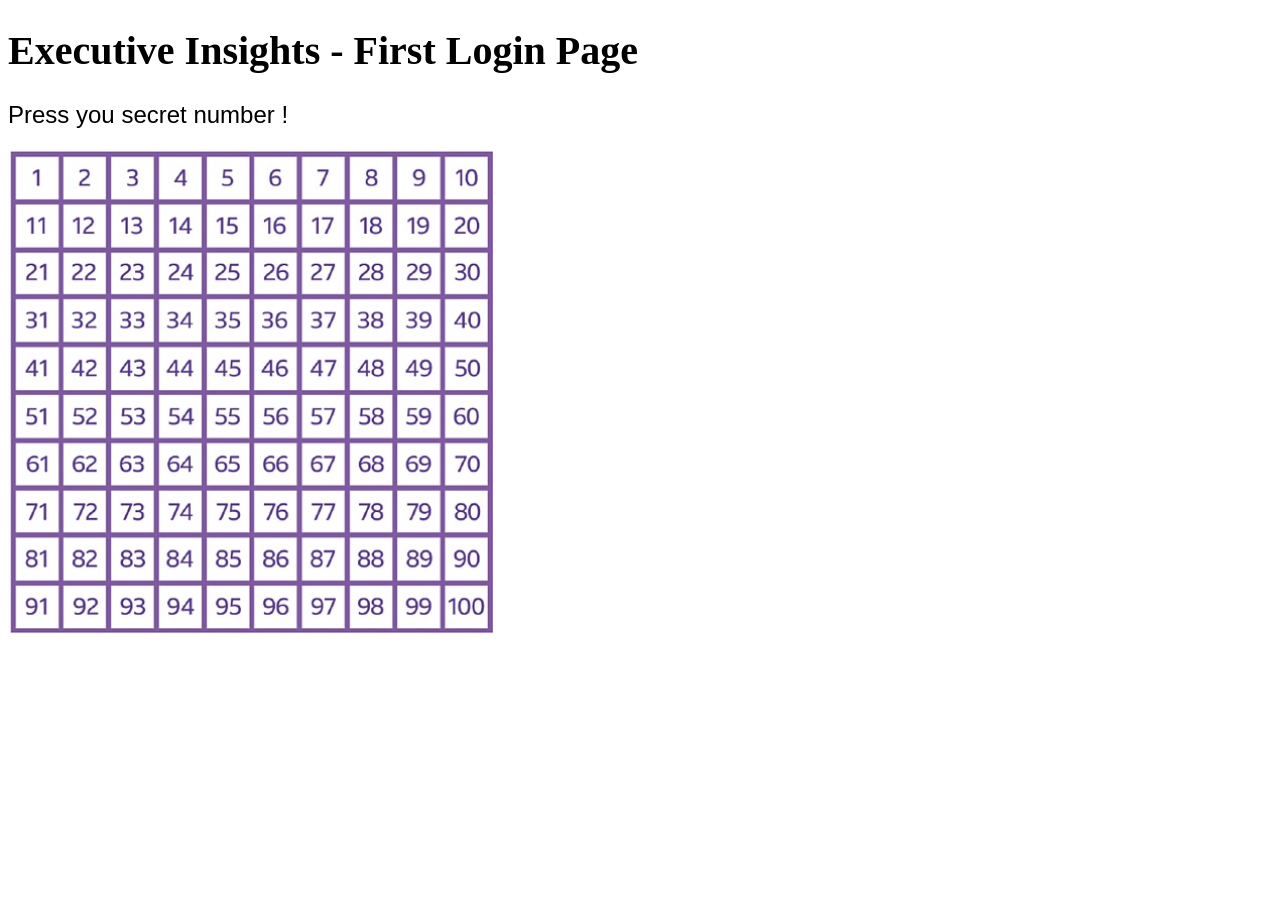
<file: public/html/graphic.html>
<!DOCTYPE html> 
<head>
	<meta http-equiv="Content-type" content="text/html;charset=utf-8" />

	<script type="text/javascript"></script>
	<script src="../js/graphic.js"></script>
	
	<title>HTML/JS Example</title>
</head>



<body>
	
	
	
	

	<h1 style="font-size: 40px;">Executive Insights - First Login Page</h1>
	
	<div id = "text" style="font-size: 24px; font-family: Arial, sans-serif; margin-bottom: 20px;">
		Press you secret number !
	</div>
	
    <div id="box">
	      <img src="../imgs/plain.jpg" alt="Number Box" id="number_box" width="485" height="485">
		  <script>
		click_box();
	</script>
	</div>
	<!-- When the image is clicked, call the click_box function -->
	



	
	</body>
</html>
</file>
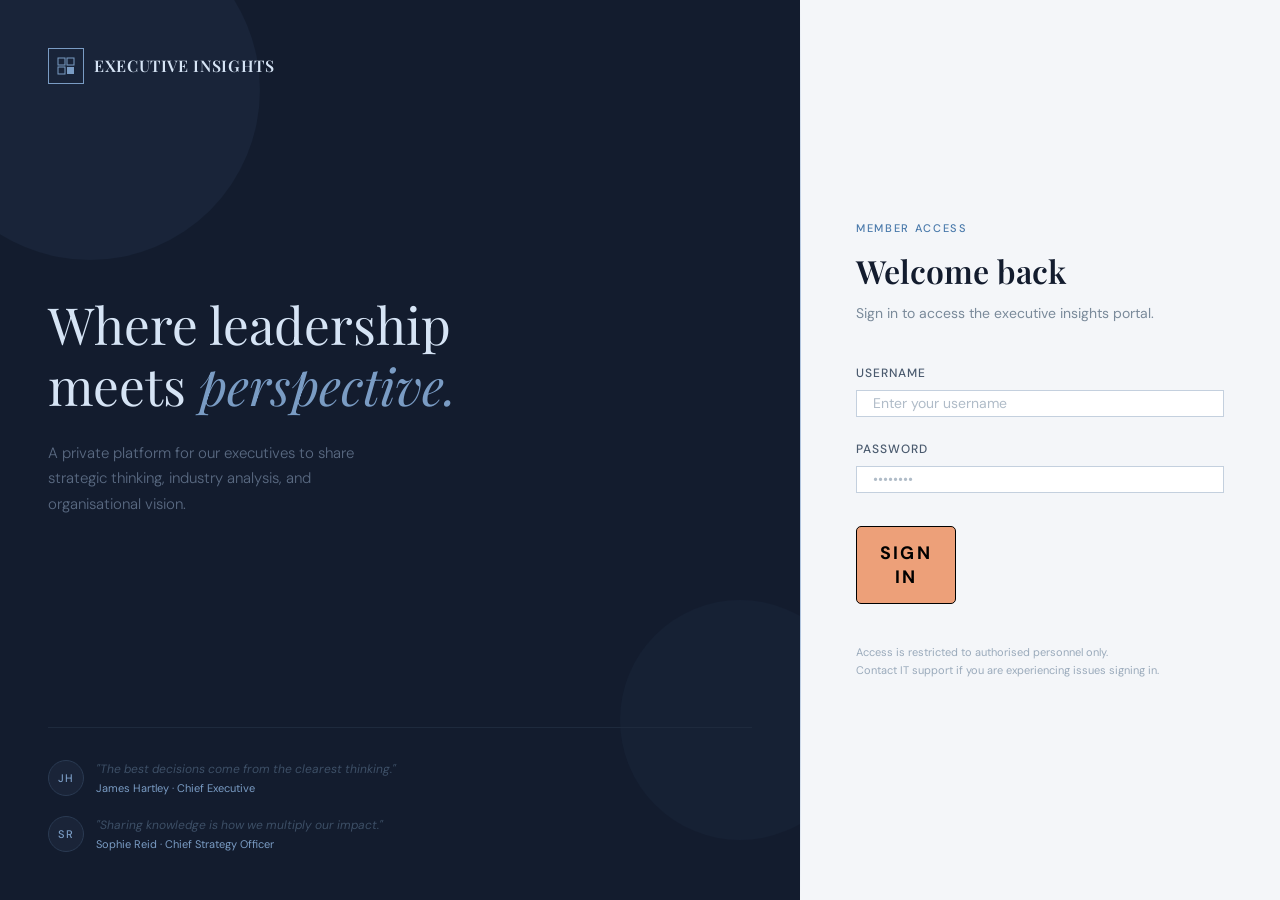
<file: public/html/login.html>
<!DOCTYPE html>
<html lang="en">
    <head>
        <title>Executive Insights — Login</title>
        <meta charset="utf-8">
        <meta name="viewport" content="width=device-width, initial-scale=1.0">
        <link rel="icon" type="image/x-icon" href="../imgs/foodie.ico">
        <link rel="stylesheet" href="../css/style.css">
        <link href="https://fonts.googleapis.com/css2?family=Playfair+Display:wght@400;600&family=DM+Sans:wght@300;400;500&display=swap" rel="stylesheet">
        <script src="../js/login.js" defer></script>
        <style>
            *, *::before, *::after { box-sizing: border-box; margin: 0; padding: 0; }

            body {
                min-height: 100vh;
                font-family: 'DM Sans', sans-serif;
                background-color: #131c2e;
                display: flex;
                align-items: stretch;
            }

            /* ── Left panel ── */
            .left-panel {
                flex: 1;
                background-color: #131c2e;
                display: flex;
                flex-direction: column;
                justify-content: space-between;
                padding: 3rem;
                position: relative;
                overflow: hidden;
            }

            .left-panel::before {
                content: '';
                position: absolute;
                top: -80px; left: -80px;
                width: 340px; height: 340px;
                border-radius: 50%;
                background: rgba(100, 140, 200, 0.07);
            }

            .left-panel::after {
                content: '';
                position: absolute;
                bottom: 60px; right: -60px;
                width: 240px; height: 240px;
                border-radius: 50%;
                background: rgba(100, 140, 200, 0.04);
            }

            .brand {
                display: flex;
                align-items: center;
                gap: 10px;
                z-index: 1;
            }

            .brand-icon {
                width: 36px; height: 36px;
                border: 1px solid #7a9cc4;
                display: flex;
                align-items: center;
                justify-content: center;
            }

            .brand-name {
                font-family: 'Playfair Display', serif;
                font-size: 16px;
                font-weight: 600;
                color: #d6e4f5;
                letter-spacing: 0.04em;
                text-transform: uppercase;
            }

            .left-content { z-index: 1; }

            .left-content h1 {
                font-family: 'Playfair Display', serif;
                font-size: clamp(2rem, 4vw, 3.2rem);
                font-weight: 400;
                color: #d6e4f5;
                line-height: 1.2;
                margin-bottom: 1.5rem;
            }

            .left-content h1 em {
                font-style: italic;
                color: #7a9cc4;
            }

            .left-content p {
                font-size: 15px;
                font-weight: 300;
                color: #5a6a82;
                line-height: 1.7;
                max-width: 340px;
            }

            .quotes-strip {
                z-index: 1;
                border-top: 1px solid #1e2a3d;
                padding-top: 2rem;
                display: flex;
                flex-direction: column;
                gap: 1.2rem;
            }

            .quote-item {
                display: flex;
                align-items: center;
                gap: 12px;
            }

            .quote-avatar {
                width: 36px; height: 36px;
                border-radius: 50%;
                background: #1a2438;
                border: 1px solid #2a3a52;
                display: flex;
                align-items: center;
                justify-content: center;
                font-size: 11px;
                font-weight: 500;
                color: #7a9cc4;
                flex-shrink: 0;
                letter-spacing: 0.05em;
            }

            .quote-text {
                font-size: 12px;
                color: #3d4f66;
                font-style: italic;
                line-height: 1.5;
            }

            .quote-author {
                font-size: 11px;
                color: #7a9cc4;
                margin-top: 2px;
            }

            /* ── Right panel ── */
            .right-panel {
                width: 480px;
                background-color: #f4f6f9;
                display: flex;
                flex-direction: column;
                justify-content: center;
                padding: 4rem 3.5rem;
                position: relative;
            }

            .right-panel::before {
                content: '';
                position: absolute;
                top: 0; left: 0;
                width: 1px; height: 100%;
                background: linear-gradient(to bottom, transparent, #b0c4de 30%, #b0c4de 70%, transparent);
            }

            .login-label {
                font-size: 11px;
                font-weight: 500;
                letter-spacing: 0.15em;
                text-transform: uppercase;
                color: #4a7aab;
                margin-bottom: 0.6rem;
            }

            .login-title {
                font-family: 'Playfair Display', serif;
                font-size: 2rem;
                font-weight: 600;
                color: #131c2e;
                margin-bottom: 0.5rem;
            }

            .login-sub {
                font-size: 14px;
                color: #7a8a9a;
                margin-bottom: 2.5rem;
                line-height: 1.5;
            }

            /* ── Error message ── */
            .error-msg {
                background: #eef2f8;
                border: 1px solid #b0c4de;
                color: #2a4a6e;
                font-size: 13px;
                padding: 0.7rem 1rem;
                margin-bottom: 1.2rem;
                display: none;
            }

            .error-msg.visible { display: block; }

            /* ── Form fields ── */
            .field { margin-bottom: 1.4rem; }

            .field label {
                display: block;
                font-size: 12px;
                font-weight: 500;
                letter-spacing: 0.08em;
                text-transform: uppercase;
                color: #4a5a6e;
                margin-bottom: 0.5rem;
            }

            .field input {
                width: 100%;
                padding: 0.8rem 1rem;
                font-family: 'DM Sans', sans-serif;
                font-size: 14px;
                color: #131c2e;
                background: #fff;
                border: 1px solid #c4d0de;
                outline: none;
                transition: border-color 0.2s;
                border-radius: 0;
            }

            .field input:focus { border-color: #4a7aab; }
            .field input::placeholder { color: #b0bcc8; }

            /* ── Submit button ── */
            .submit-btn {
                width: 100%;
                padding: 0.9rem;
                font-family: 'DM Sans', sans-serif;
                font-size: 13px;
                font-weight: 500;
                letter-spacing: 0.12em;
                text-transform: uppercase;
                color: #f4f6f9;
                background: #131c2e;
                border: none;
                cursor: pointer;
                transition: background 0.2s;
                margin-top: 0.4rem;
            }

            .submit-btn:hover { background: #4a7aab; }

            .footer-note {
                margin-top: 2.5rem;
                font-size: 11px;
                color: #9aaabb;
                line-height: 1.6;
            }

            /* ── Responsive ── */
            @media (max-width: 760px) {
                .left-panel { display: none; }
                .right-panel { width: 100%; padding: 3rem 2rem; }
                .right-panel::before { display: none; }
            }
        </style>
    </head>
    <body>

        <!-- Left decorative panel -->
        <div class="left-panel">
            <div class="brand">
                <div class="brand-icon">
                    <svg width="18" height="18" viewBox="0 0 18 18" fill="none">
                        <rect x="1" y="1" width="7" height="7" stroke="#7a9cc4" stroke-width="1"/>
                        <rect x="10" y="1" width="7" height="7" stroke="#7a9cc4" stroke-width="1"/>
                        <rect x="1" y="10" width="7" height="7" stroke="#7a9cc4" stroke-width="1"/>
                        <rect x="10" y="10" width="7" height="7" fill="#7a9cc4"/>
                    </svg>
                </div>
                <span class="brand-name">Executive Insights</span>
            </div>

            <div class="left-content">
                <h1>Where leadership<br>meets <em>perspective.</em></h1>
                <p>A private platform for our executives to share strategic thinking, industry analysis, and organisational vision.</p>
            </div>

            <div class="quotes-strip">
                <div class="quote-item">
                    <div class="quote-avatar">JH</div>
                    <div>
                        <div class="quote-text">"The best decisions come from the clearest thinking."</div>
                        <div class="quote-author">James Hartley · Chief Executive</div>
                    </div>
                </div>
                <div class="quote-item">
                    <div class="quote-avatar">SR</div>
                    <div>
                        <div class="quote-text">"Sharing knowledge is how we multiply our impact."</div>
                        <div class="quote-author">Sophie Reid · Chief Strategy Officer</div>
                    </div>
                </div>
            </div>
        </div>

        <!-- Right login panel -->
        <div class="right-panel">
            <div class="login-label">Member access</div>
            <div class="login-title">Welcome back</div>
            <div class="login-sub">Sign in to access the executive insights portal.</div>

            <!-- Generic error — never reveals which field is wrong -->
            <div class="error-msg" id="error_msg" role="alert">
                Invalid username or password. Please try again.
            </div>

            <!--
                Security notes:
                - autocomplete="off" prevents browsers caching credentials
                - maxlength limits prevent oversized payload attacks
                - novalidate means validation is handled server-side only
                - name attributes kept identical to original for backend compatibility
            -->
            <form method="post" action="/" id="login_form" autocomplete="off" novalidate>

                <!-- CSRF token: uncomment when csrf protection is added to app.js -->
                <!-- <input type="hidden" name="_csrf" value="<%= csrfToken %>"> -->

                <div class="field">
                    <label for="username_input">Username</label>
                    <input
                        type="text"
                        id="username_input"
                        name="username_input"
                        placeholder="Enter your username"
                        maxlength="50"
                        required
                        spellcheck="false"
                        autocorrect="off"
                        autocapitalize="none"
                    >
                </div>

                <div class="field">
                    <label for="password_input">Password</label>
                    <input
                        type="password"
                        id="password_input"
                        name="password_input"
                        placeholder="••••••••"
                        maxlength="100"
                        required
                    >
                </div>

                <button type="submit" id="login_btn" class="submit-btn">Sign in</button>
            </form>

            <div class="footer-note">
                Access is restricted to authorised personnel only.<br>
                Contact IT support if you are experiencing issues signing in.
            </div>
        </div>

    </body>
</html>
</file>
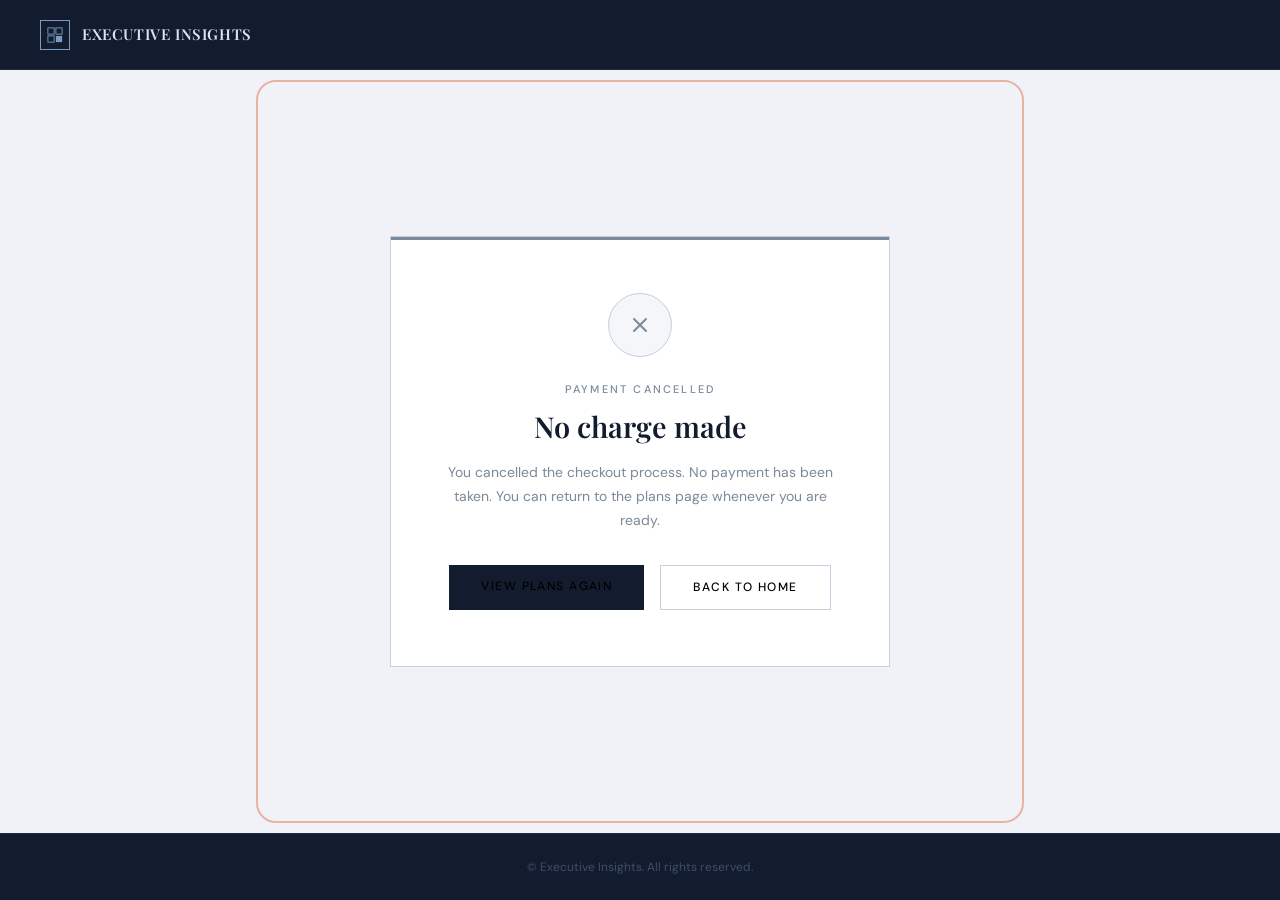
<file: public/html/payment_cancel.html>
<!DOCTYPE html>
<html lang="en">
    <head>
        <title>Executive Insights — Payment Cancelled</title>
        <meta charset="utf-8">
        <meta name="viewport" content="width=device-width, initial-scale=1.0">
        <link rel="icon" type="image/x-icon" href="../imgs/foodie.ico">
        <link rel="stylesheet" href="../css/style.css">
        <link href="https://fonts.googleapis.com/css2?family=Playfair+Display:wght@400;600&family=DM+Sans:wght@300;400;500&display=swap" rel="stylesheet">
        <style>
            *, *::before, *::after { box-sizing: border-box; margin: 0; padding: 0; }
            body { min-height: 100vh; font-family: 'DM Sans', sans-serif; background-color: #f0f2f7; color: #131c2e; display: flex; flex-direction: column; }
            header { background-color: #131c2e; padding: 0 2.5rem; height: 70px; display: flex; align-items: center; justify-content: space-between; border-bottom: 1px solid #1e2a3d; }
            .header-left { display: flex; align-items: center; gap: 12px; text-decoration: none; }
            .brand-icon { width: 30px; height: 30px; border: 1px solid #7a9cc4; display: flex; align-items: center; justify-content: center; }
            .brand-name { font-family: 'Playfair Display', serif; font-size: 15px; font-weight: 600; color: #d6e4f5; letter-spacing: 0.04em; text-transform: uppercase; text-decoration: none; }
            main { flex: 1; display: flex; align-items: center; justify-content: center; padding: 4rem 2rem; }
            .card { background: #fff; border: 1px solid #c4d0de; max-width: 500px; width: 100%; text-align: center; padding: 3.5rem 3rem; position: relative; overflow: hidden; }
            .card::before { content: ''; position: absolute; top: 0; left: 0; width: 100%; height: 3px; background: #7a8a9a; }
            .icon-circle { width: 64px; height: 64px; border-radius: 50%; background: #f4f6f9; border: 1px solid #c4d0de; display: flex; align-items: center; justify-content: center; margin: 0 auto 1.5rem; }
            .card-label { font-size: 11px; font-weight: 500; letter-spacing: 0.2em; text-transform: uppercase; color: #7a8a9a; margin-bottom: 0.5rem; }
            .card-title { font-family: 'Playfair Display', serif; font-size: 1.8rem; font-weight: 600; color: #131c2e; margin-bottom: 0.8rem; }
            .card-desc { font-size: 14px; color: #7a8a9a; line-height: 1.7; margin-bottom: 2rem; }
            .btn-row { display: flex; gap: 1rem; justify-content: center; flex-wrap: wrap; }
            .btn { display: inline-block; padding: 0.8rem 2rem; font-family: 'DM Sans', sans-serif; font-size: 12px; font-weight: 500; letter-spacing: 0.12em; text-transform: uppercase; text-decoration: none; transition: background 0.2s; }
            .btn-primary { color: #f0f2f7; background: #131c2e; }
            .btn-primary:hover { background: #4a7aab; }
            .btn-secondary { color: #131c2e; background: transparent; border: 1px solid #c4d0de; }
            .btn-secondary:hover { background: #f0f2f7; }
            footer { background-color: #131c2e; border-top: 1px solid #1e2a3d; padding: 1.5rem 2.5rem; text-align: center; font-size: 12px; color: #3d4f66; }
        </style>
    </head>
    <body>
        <header>
            <a class="header-left" href="../html/index.html">
                <div class="brand-icon">
                    <svg width="16" height="16" viewBox="0 0 18 18" fill="none">
                        <rect x="1" y="1" width="7" height="7" stroke="#7a9cc4" stroke-width="1"/>
                        <rect x="10" y="1" width="7" height="7" stroke="#7a9cc4" stroke-width="1"/>
                        <rect x="1" y="10" width="7" height="7" stroke="#7a9cc4" stroke-width="1"/>
                        <rect x="10" y="10" width="7" height="7" fill="#7a9cc4"/>
                    </svg>
                </div>
                <span class="brand-name">Executive Insights</span>
            </a>
        </header>

        <main>
            <div class="card">
                <div class="icon-circle">
                    <svg width="28" height="28" viewBox="0 0 28 28" fill="none">
                        <path d="M8 8l12 12M20 8L8 20" stroke="#7a8a9a" stroke-width="2" stroke-linecap="round"/>
                    </svg>
                </div>
                <div class="card-label">Payment cancelled</div>
                <div class="card-title">No charge made</div>
                <p class="card-desc">You cancelled the checkout process. No payment has been taken. You can return to the plans page whenever you are ready.</p>
                <div class="btn-row">
                    <a class="btn btn-primary" href="/payment">View plans again</a>
                    <a class="btn btn-secondary" href="../html/index.html">Back to home</a>
                </div>
            </div>
        </main>

        <footer>&copy; Executive Insights. All rights reserved.</footer>
    </body>
</html>
</file>
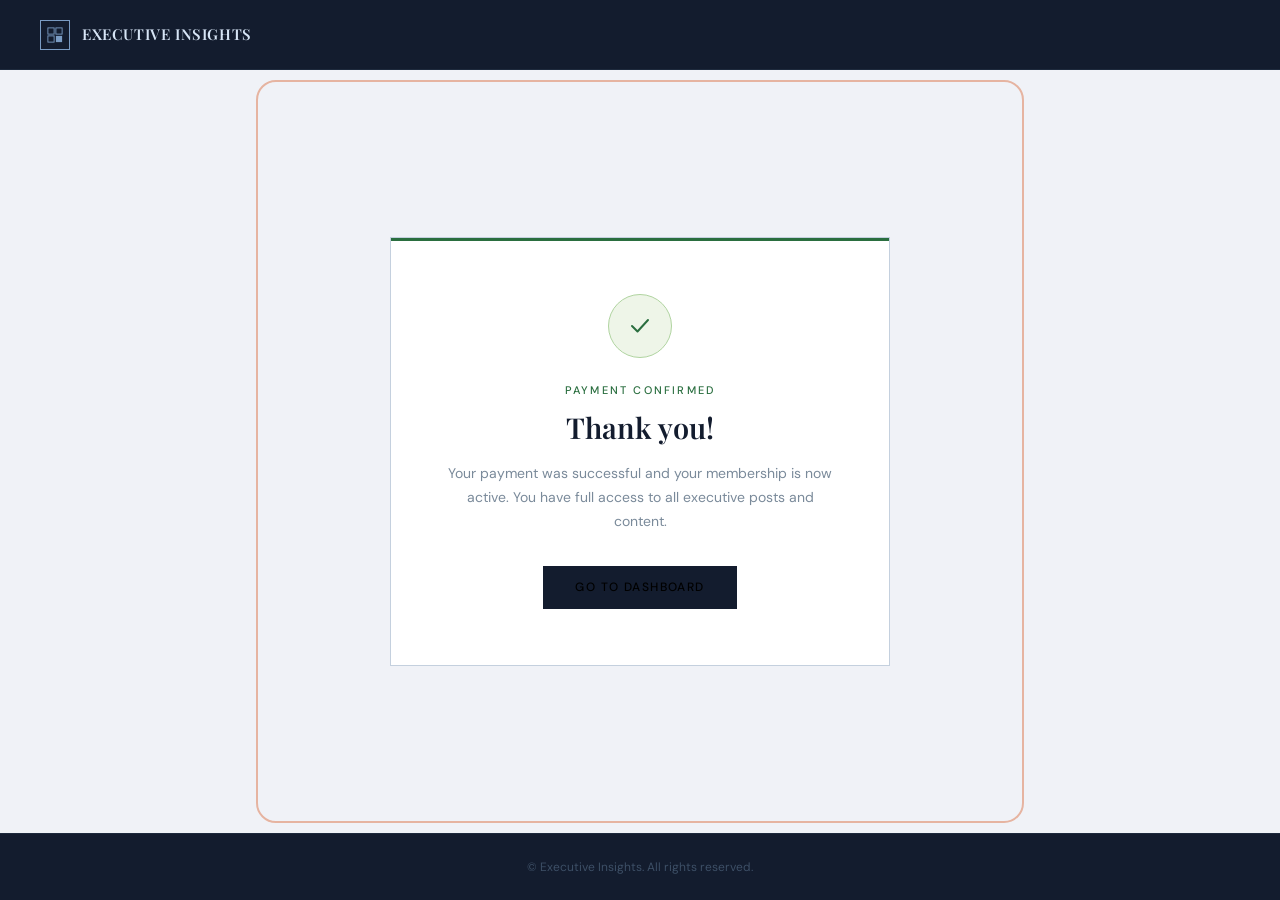
<file: public/html/payment_success.html>
<!DOCTYPE html>
<html lang="en">
    <head>
        <title>Executive Insights — Payment Successful</title>
        <meta charset="utf-8">
        <meta name="viewport" content="width=device-width, initial-scale=1.0">
        <link rel="icon" type="image/x-icon" href="../imgs/foodie.ico">
        <link rel="stylesheet" href="../css/style.css">
        <link href="https://fonts.googleapis.com/css2?family=Playfair+Display:wght@400;600&family=DM+Sans:wght@300;400;500&display=swap" rel="stylesheet">
        <style>
            *, *::before, *::after { box-sizing: border-box; margin: 0; padding: 0; }
            body { min-height: 100vh; font-family: 'DM Sans', sans-serif; background-color: #f0f2f7; color: #131c2e; display: flex; flex-direction: column; }
            header { background-color: #131c2e; padding: 0 2.5rem; height: 70px; display: flex; align-items: center; justify-content: space-between; border-bottom: 1px solid #1e2a3d; }
            .header-left { display: flex; align-items: center; gap: 12px; text-decoration: none; }
            .brand-icon { width: 30px; height: 30px; border: 1px solid #7a9cc4; display: flex; align-items: center; justify-content: center; }
            .brand-name { font-family: 'Playfair Display', serif; font-size: 15px; font-weight: 600; color: #d6e4f5; letter-spacing: 0.04em; text-transform: uppercase; text-decoration: none; }
            main { flex: 1; display: flex; align-items: center; justify-content: center; padding: 4rem 2rem; }
            .card { background: #fff; border: 1px solid #c4d0de; max-width: 500px; width: 100%; text-align: center; padding: 3.5rem 3rem; position: relative; overflow: hidden; }
            .card::before { content: ''; position: absolute; top: 0; left: 0; width: 100%; height: 3px; background: #2a6e3f; }
            .icon-circle { width: 64px; height: 64px; border-radius: 50%; background: #eef5e8; border: 1px solid #b0d4a0; display: flex; align-items: center; justify-content: center; margin: 0 auto 1.5rem; }
            .card-label { font-size: 11px; font-weight: 500; letter-spacing: 0.2em; text-transform: uppercase; color: #2a6e3f; margin-bottom: 0.5rem; }
            .card-title { font-family: 'Playfair Display', serif; font-size: 1.8rem; font-weight: 600; color: #131c2e; margin-bottom: 0.8rem; }
            .card-desc { font-size: 14px; color: #7a8a9a; line-height: 1.7; margin-bottom: 2rem; }
            .btn { display: inline-block; padding: 0.8rem 2rem; font-family: 'DM Sans', sans-serif; font-size: 12px; font-weight: 500; letter-spacing: 0.12em; text-transform: uppercase; color: #f0f2f7; background: #131c2e; text-decoration: none; transition: background 0.2s; }
            .btn:hover { background: #4a7aab; }
            footer { background-color: #131c2e; border-top: 1px solid #1e2a3d; padding: 1.5rem 2.5rem; text-align: center; font-size: 12px; color: #3d4f66; }
        </style>
    </head>
    <body>
        <header>
            <a class="header-left" href="../html/index.html">
                <div class="brand-icon">
                    <svg width="16" height="16" viewBox="0 0 18 18" fill="none">
                        <rect x="1" y="1" width="7" height="7" stroke="#7a9cc4" stroke-width="1"/>
                        <rect x="10" y="1" width="7" height="7" stroke="#7a9cc4" stroke-width="1"/>
                        <rect x="1" y="10" width="7" height="7" stroke="#7a9cc4" stroke-width="1"/>
                        <rect x="10" y="10" width="7" height="7" fill="#7a9cc4"/>
                    </svg>
                </div>
                <span class="brand-name">Executive Insights</span>
            </a>
        </header>

        <main>
            <div class="card">
                <div class="icon-circle">
                    <svg width="28" height="28" viewBox="0 0 28 28" fill="none">
                        <path d="M6 14l5.5 5.5L22 8" stroke="#2a6e3f" stroke-width="2" stroke-linecap="round" stroke-linejoin="round"/>
                    </svg>
                </div>
                <div class="card-label">Payment confirmed</div>
                <div class="card-title">Thank you!</div>
                <p class="card-desc">Your payment was successful and your membership is now active. You have full access to all executive posts and content.</p>
                <a class="btn" href="../html/index.html">Go to dashboard</a>
            </div>
        </main>

        <footer>&copy; Executive Insights. All rights reserved.</footer>
    </body>
</html>
</file>
<file: public/css/style.css>
html{
    background-color: white;    
}

body {
    background-color: #f6f7ef;
    color: black;
    font-family: sans-serif, Arial;
    line-height: 1.5;  
    font-size: 16px;     
    }

    header{
        background-color:rgb(255, 73, 0);
        text-align: center;
        height: 150px;
        color: #000000;
    }

    header > h1{
        font-size: 28pt;
        display: inline-block;
        line-height: 200%;
        padding: 25px;
    }

    #logo {
        width: 150px;
        height: 150px;
        float: left;
    }

    #login_link {
        color: black;
        background-color: #eda079;
        padding: 7px;
        min-width: 100px;
        border-radius: 3px;
        border: 2px solid #9e3603;
        text-transform: uppercase;
        font-weight: bold;
        float: left;
        text-align: center;
        margin: 30px 10px;
        transition: background 300ms ease-in-out;
    }

    .link_btn {
        color: black;
        background-color: #f56d36;
        padding: 7px;
        min-width: 100px;
        border-radius: 3px;
        border: 2px solid #c74402;
        text-transform: uppercase;
        font-weight: bold;
        text-align: center;
        margin: 30px 10px;
        cursor: pointer;
        transition: background 300ms ease-in-out;
        text-decoration: none;
    }

    .link_btn:hover {
        background-color: #f2875c;
    }

    .error {
        color: red;
    }

    #login_form {
        font-size: 20px;
    }

    #login_btn {
        width: 100px;
        color: black;
        background-color: #eda079;
        font-size: 18px;
        font-weight: bold;
        border: black solid 1px;
        border-radius: 5px;
        margin-top: 10px;
        transition: background 300ms ease-in-out;
    }

    #login_btn:hover {
        background-color: #f2875c;
    }

    label {
        font-weight: bold;
    }

    input {
        width: 200px;
        height: 25px;
        display: block;
        font-size: 14px;
    }

    nav ul{
        list-style-type: none;
    }
    
    nav ul li a{
        text-decoration: none;
        padding: 5px;
    }
    
    a:link {
        color: black;
    }

    a:visited{
        color: black;
    }
    
    nav ul li a:hover{
        color: #fff;
        background-color: #d2a868;
        
    }
    
    nav{
        text-align: center;
        padding: 8px;
    }
    
    nav ul li {
        display: inline;
        padding: 25px;
    }
    
    .active a{
        border-bottom: 3px solid #32312f;
        }

    main{
        margin: 10px 20%;
        padding: 16px;
        border: 2px solid #e6b4a1;
        border-radius: 20px;
        font-size: 18px;
    }
    
    section{
        padding: 20px 0px;
        margin: 10px auto;
        background-color: #f7a98b;
        overflow: hidden;
        border-radius: 10px;
        margin: 5px;
        text-align: center;
    }

    .user_menu {
        overflow: hidden;
        background-color: #333;
        font-family: Arial;
      }
    
    .user_menu a {
        float: left;
        font-size: 16px;
        color: white;
        text-align: center;
        padding: 14px 16px;
        text-decoration: none;
      }
      
      .dropdown {
        float: right;
        margin: 30px 10px;
        overflow: hidden;
      }
      
      .dropdown #login_link {
        padding: 14px 16px;
        font-family: inherit;
        margin: 0;
      }
      
      .user_menu a:hover, .dropdown:hover #login_link {
        background-color: #f2875c;
      }

      .dropdown-content {
        display: none;
        position: absolute;
        top: 80px;
        right: 20px;
        background-color: #f9f9f9;
        min-width: 150px;
        box-shadow: 0px 8px 16px 0px rgba(0,0,0,0.2);
        z-index: 1;
      }
      
      .dropdown-content a {
        float: none;
        color: black;
        padding: 12px 16px;
        text-decoration: none;
        display: block;
        text-align: left;
      }
      
      .dropdown-content a:hover {
        background-color: #ddd;
      }
      
      .dropdown:hover .dropdown-content {
        display: block;
      }
    
      .dropdown-active {
        font-weight: bold;
        background-color:lightgray;
      }
    
      /*************** POST STYLING ***************/

      .post {
        background-color: white;
        border: 2px solid #c74402;
        border-radius: 10px;
        margin: 10px;
        text-align: left;
      }

      .search_bar {
        width: 750px;
        height: 30px;
        display: inline-block;
        font-size: 14px;
        /* marg in: 20px; */
        border-radius: 3px;
        border: 2px solid #c74402;
        font-size: 20px;
      }

      .search_bar:hover {
        background-color: #ddd;
      }

      .fa.fa-search {
        font-size: 28px;
      }

      h3 {
        font-size: 25px;
      }

      h5:first-of-type {
        font-style: italic;
      }

            .btnContainer {
                margin: 5px;
            }

            .error-text {
                color: red;
            }

/*************** FORM STYLING ***************/

label {
    font-weight: bold;
}

#postForm input {
    width: 500px;
    height: 25px;
    display: block;
    font-size: 16px;
}

#postForm textarea {
    resize: none;
    width: 500px;
    height: 250px;
    display: block;
    font-size: 16px;
    font-family: Arial, Helvetica, sans-serif;
}

main button {
    margin: 5px;
    width: 100px;
    color: black;
    background-color: #f56d36;
    font-size: 18px;
    font-weight: bold;
    border: black solid 1px;
    border-radius: 5px;
    margin-top: 10px;
    text-transform: uppercase;
    transition: background 300ms ease-in-out;
}

main button:hover {
    background-color: #f2875c;
}

#postForm {
    text-align: left;
    font-size: 20px;
}

#postForm input, #postForm textarea {
    font-size: 20px;
    border-radius: 5px;
}

#postForm {
    display: flex;
}

fieldset{
    display: flex;
    flex-wrap: wrap;
    margin: auto 2%;
    width: 100%;
    border: solid 3px #c74402;
    border-radius: 5px;
}

legend{
    padding: 5px;
    font-size: larger;
    word-spacing: 4px;
}

#postForm input, #postForm textarea{
    display: block;
    width: 95%;
    padding: 10px;
    margin:0 5px;
    border: 2px solid #c74402;
}

#postForm input:hover, #postForm textarea:hover{
    background-color: #ddd;
}

#postForm label{
    display: block;
    width: 100%;
    margin: 1%;
}

#postForm button[type=submit]{
    margin: 2% 40%;
    min-width: 150px;
    border: 2px solid #c74402;
    border-radius: 10px;
    cursor: pointer;
    background-color: #f56d36;
    color: black;
    padding: 6px 10px;
    font-weight: bold;
    font-size: 20px;
    text-transform: uppercase;
    transition: background 300ms ease-in-out;
}

#postForm button[type=submit]:hover {
    background-color: #f2875c;
}
</file>
